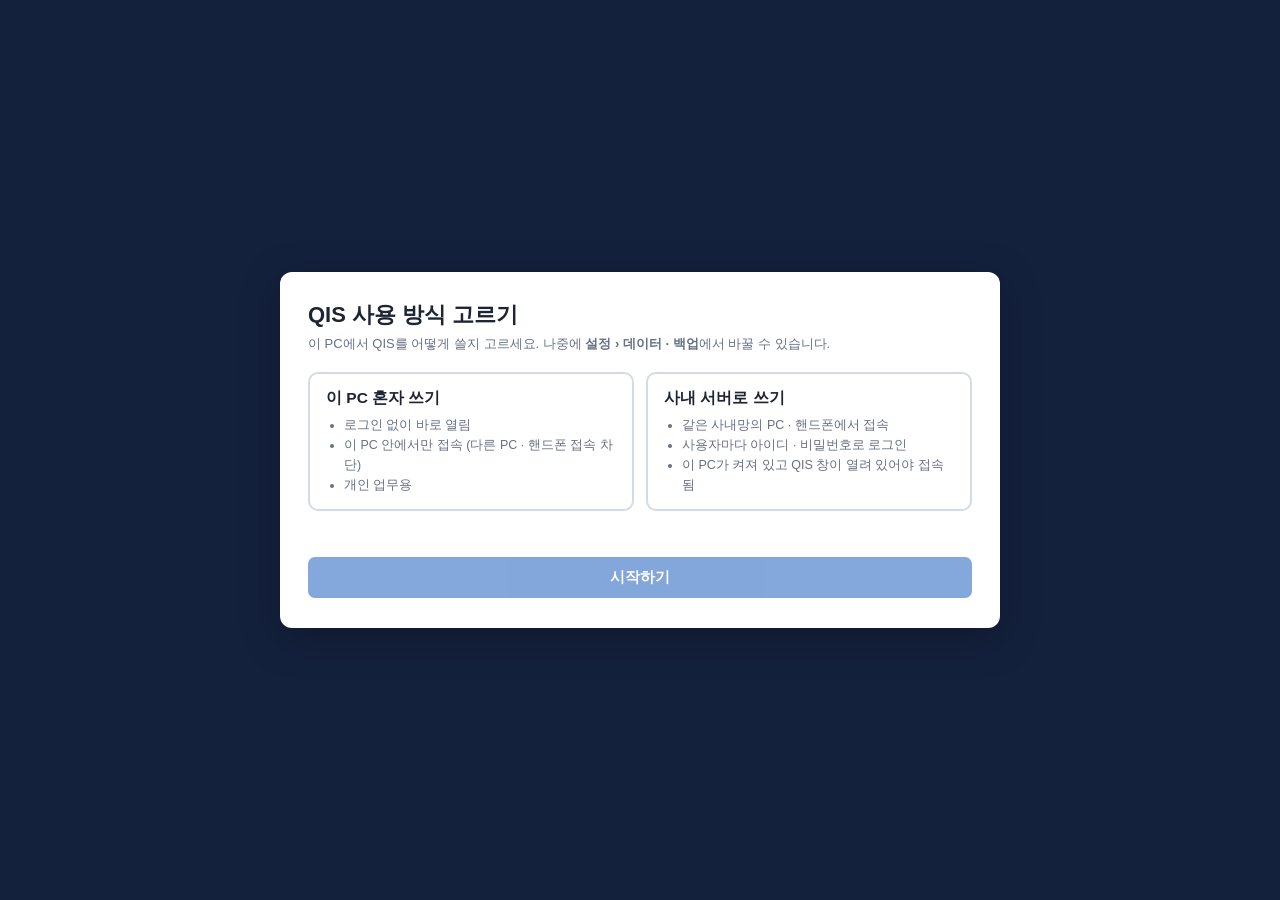
<file: qis/web/desktop_setup.html>
<!doctype html>
<html lang="ko">
<head>
<meta charset="utf-8">
<meta name="viewport" content="width=device-width,initial-scale=1">
<title>QIS 사용 방식</title>
<link rel="icon" type="image/png" href="/icons/favicon-32.png">
<style>
:root{--ink:#1d2433;--sub:#667085;--line:#d5dbe5;--pri:#1f5fbf;--bad:#c0392b;--bg:#f3f5f9}
*{box-sizing:border-box}
body{margin:0;min-height:100vh;background:#14213d;font-family:'Malgun Gothic','맑은 고딕','Apple SD Gothic Neo',sans-serif;color:var(--ink);display:flex;align-items:center;justify-content:center;padding:24px 16px}
.wrap{background:#fff;border-radius:12px;padding:28px 28px 22px;width:min(720px,100%);box-shadow:0 10px 40px rgba(0,0,0,.25)}
h1{margin:0 0 4px;font-size:22px}
p.sub{margin:0 0 18px;color:var(--sub);font-size:13px;line-height:1.55}
.opts{display:grid;grid-template-columns:1fr 1fr;gap:12px}
@media(max-width:620px){.opts{grid-template-columns:1fr}}
.opt{border:2px solid var(--line);border-radius:10px;padding:14px 16px;cursor:pointer;background:#fff;text-align:left;font:inherit;color:inherit}
.opt:hover{border-color:#9fb8e0}
.opt.on{border-color:var(--pri);background:#f2f7ff}
.opt b{font-size:15.5px;display:block;margin-bottom:6px}
.opt ul{margin:0;padding-left:18px;color:var(--sub);font-size:12.5px;line-height:1.6}
.cur{font-size:11px;color:#fff;background:var(--pri);border-radius:9px;padding:1px 7px;margin-left:6px;vertical-align:2px}
.form{margin-top:16px;border-top:1px solid var(--line);padding-top:14px;display:none}
.form.on{display:block}
label{display:block;font-size:12.5px;color:var(--sub);margin:10px 0 4px}
input[type=text],input[type=password],input[type=number]{width:100%;padding:9px 10px;border:1px solid var(--line);border-radius:7px;font:inherit;font-size:14px}
.row{display:grid;grid-template-columns:1fr 1fr;gap:10px}
.chk{display:flex;gap:8px;align-items:center;font-size:13px;margin-top:10px}
.note{font-size:12.5px;color:var(--sub);line-height:1.55;background:var(--bg);border-radius:7px;padding:9px 11px;margin-top:12px}
.btns{display:flex;gap:8px;margin-top:18px}
button.go{flex:1;padding:11px;border:0;border-radius:7px;background:var(--pri);color:#fff;font:inherit;font-size:14.5px;font-weight:600;cursor:pointer}
button.go:disabled{opacity:.55;cursor:default}
button.cancel{padding:11px 16px;border:1px solid var(--line);border-radius:7px;background:#fff;font:inherit;cursor:pointer}
.err{color:var(--bad);font-size:13px;min-height:18px;margin-top:10px;white-space:pre-line}
.foot{font-size:11.5px;color:var(--sub);margin-top:8px}
</style>
</head>
<body>
<div class="wrap">
  <h1 id="ttl">QIS 사용 방식 고르기</h1>
  <p class="sub" id="lead">이 PC에서 QIS를 어떻게 쓸지 고르세요. 나중에 <b>설정 › 데이터 · 백업</b>에서 바꿀 수 있습니다.</p>
  <div class="opts">
    <button type="button" class="opt" data-m="solo"><b>이 PC 혼자 쓰기<span class="cur" hidden>지금</span></b>
      <ul><li>로그인 없이 바로 열림</li><li>이 PC 안에서만 접속 (다른 PC · 핸드폰 접속 차단)</li><li>개인 업무용</li></ul></button>
    <button type="button" class="opt" data-m="server"><b>사내 서버로 쓰기<span class="cur" hidden>지금</span></b>
      <ul><li>같은 사내망의 PC · 핸드폰에서 접속</li><li>사용자마다 아이디 · 비밀번호로 로그인</li><li>이 PC가 켜져 있고 QIS 창이 열려 있어야 접속됨</li></ul></button>
  </div>

  <div class="form" id="f-solo">
    <label for="nm">내 이름 (기록의 담당자 · 작성자로 표시)</label>
    <input type="text" id="nm" maxlength="40">
  </div>

  <div class="form" id="f-server">
    <div id="useExistingRow" class="chk" hidden><input type="checkbox" id="useEx"><label for="useEx" style="margin:0;color:var(--ink)">지금 있는 관리자 계정으로 로그인 (<span id="exNames"></span>)</label></div>
    <div id="newAdmin">
      <p class="sub" style="margin:8px 0 0">로그인할 <b>관리자 계정</b>을 만듭니다. 이 계정으로 로그인해 팀원 계정을 추가합니다.</p>
      <div class="row"><div><label for="au">관리자 아이디</label><input type="text" id="au" value="admin" autocomplete="off"></div>
        <div><label for="an">이름</label><input type="text" id="an" autocomplete="off"></div></div>
      <div class="row"><div><label for="ap">비밀번호 (8자 이상, 영문+숫자)</label><input type="password" id="ap" autocomplete="new-password"></div>
        <div><label for="ap2">비밀번호 한 번 더</label><input type="password" id="ap2" autocomplete="new-password"></div></div>
    </div>
    <label for="pt">접속 포트</label>
    <input type="number" id="pt" min="1024" max="65535" style="max-width:160px">
    <div class="note">켜면 접속 주소(예: <code>http://이PC이름:8080</code>)를 <b>설정 › 데이터 · 백업</b>에 보여 줍니다.
      <span id="winNote">Windows가 <b>방화벽 허용</b>을 물으면 ‘개인 네트워크’를 허용하세요.</span></div>
  </div>

  <div class="err" id="e" role="alert"></div>
  <div class="btns"><button type="button" class="cancel" id="cancel" hidden>취소</button><button type="button" class="go" id="go" disabled>시작하기</button></div>
  <div class="foot" id="foot"></div>
</div>
<script>
const I=JSON.parse(document.getElementById('qisSetup').textContent);
const $=id=>document.getElementById(id);let mode='';
if(I.mode){$('ttl').textContent='QIS 사용 방식 바꾸기';$('lead').innerHTML='지금: <b>'+(I.mode==='solo'?'이 PC 혼자 쓰기':'사내 서버로 쓰기')+'</b>. 바꾸면 QIS가 잠깐 다시 시작됩니다. 데이터는 그대로입니다.';$('cancel').hidden=false;
  document.querySelector(`.opt[data-m="${I.mode}"] .cur`).hidden=false}
$('nm').value=I.localName||I.osUser||'';$('pt').value=I.port||8080;
if(I.admins&&I.admins.length){$('useExistingRow').hidden=false;$('useEx').checked=true;$('exNames').textContent=I.admins.map(a=>a.name+' · '+a.username).join(', ');$('newAdmin').hidden=true}
$('useEx').onchange=()=>{$('newAdmin').hidden=$('useEx').checked};
$('foot').textContent='QIS '+I.version+' · 데이터 폴더: '+I.dataDir;
if(!/Win/i.test(navigator.platform||navigator.userAgent))$('winNote').hidden=true;
document.querySelectorAll('.opt').forEach(b=>b.onclick=()=>{mode=b.dataset.m;document.querySelectorAll('.opt').forEach(x=>x.classList.toggle('on',x===b));
  $('f-solo').classList.toggle('on',mode==='solo');$('f-server').classList.toggle('on',mode==='server');$('go').disabled=false;$('e').textContent='';
  $('go').textContent=I.mode?(mode===I.mode?'저장':'바꾸기'):'시작하기'});
$('cancel').onclick=()=>{location.href='/'};
$('go').onclick=async()=>{
  const body={mode};
  if(mode==='solo')body.name=$('nm').value.trim();
  else{body.port=$('pt').value;if(!(I.admins&&I.admins.length&&$('useEx').checked))body.admin={username:$('au').value.trim(),name:$('an').value.trim(),password:$('ap').value,password2:$('ap2').value}}
  $('go').disabled=true;$('e').textContent='';
  try{
    const r=await fetch('/api/desktop/setup',{method:'POST',credentials:'same-origin',headers:{'Content-Type':'application/json','X-QIS':'1'},body:JSON.stringify(body)});
    const j=await r.json().catch(()=>({}));
    if(!r.ok){$('e').textContent=j.message||('오류 '+r.status);$('go').disabled=false;return}
    if(j.restart){document.querySelector('.wrap').innerHTML='<h1>다시 시작하는 중…</h1><p class="sub">잠시 뒤 QIS가 새 방식으로 열립니다.'+(mode==='server'?' 방금 정한 관리자 계정으로 로그인하세요.':'')+'</p>';return}
    location.href=j.next||'/';
  }catch(err){$('e').textContent='QIS에 연결할 수 없습니다';$('go').disabled=false}
};
</script>
</body>
</html>
</file>
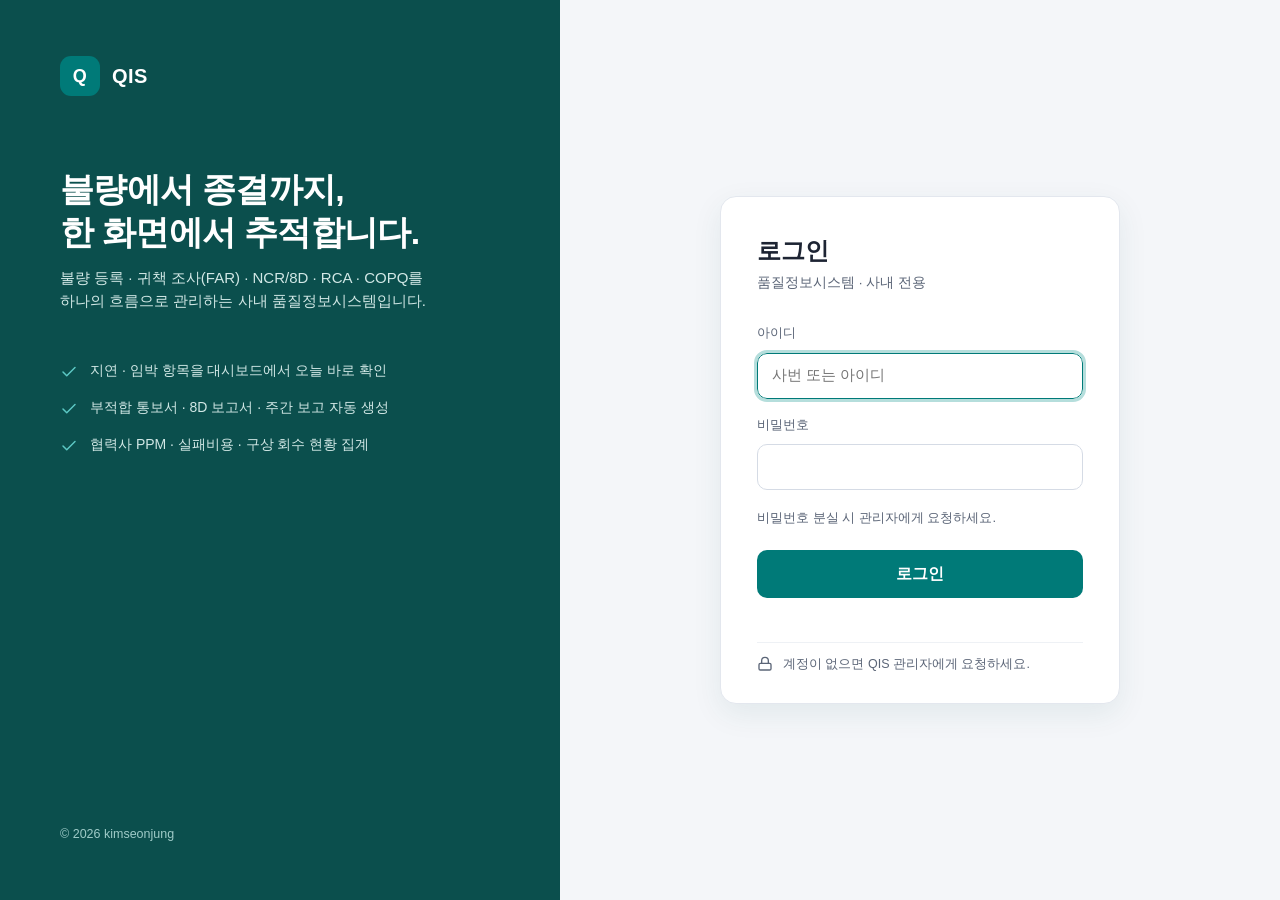
<file: qis/web/login.html>
<!doctype html>
<html lang="ko">
<head>
<meta charset="utf-8">
<meta name="viewport" content="width=device-width,initial-scale=1">
<title>QIS 로그인</title>
<link rel="icon" type="image/png" href="/icons/favicon-32.png">
<style>
/* 2026-11 디자인 리뉴얼 — 왼쪽 브랜드 패널 + 오른쪽 로그인 카드 (900px 미만은 카드만 가운데) */
:root{--ink:#1D2433;--sub:#5B6577;--line:#D5DBE5;--pri:#007A78;--pri-d:#005F5D;--ring:#B5DEDC;--bad:#A62A1A;--nav:#0B4F4D;--bg:#F4F6F9}
*{box-sizing:border-box}
html,body{height:100%}
body{margin:0;min-height:100vh;display:flex;align-items:center;justify-content:center;background:var(--nav);font-family:"IBM Plex Sans KR","Malgun Gothic","맑은 고딕","Apple SD Gothic Neo",sans-serif;color:var(--ink);line-height:1.5}
.wrap{display:flex;width:100%;min-height:100vh}
.brand{flex:0 0 44%;max-width:560px;padding:56px 60px;color:#fff;display:flex;flex-direction:column}
.logo{display:flex;align-items:center;gap:12px;font-weight:700;font-size:20px;letter-spacing:.02em}
.logo i{display:inline-flex;align-items:center;justify-content:center;width:40px;height:40px;border-radius:11px;background:var(--pri);font-style:normal;font-size:18px}
.brand h2{margin:72px 0 0;font-size:34px;font-weight:700;line-height:1.25;letter-spacing:-.02em;word-break:keep-all}
.brand p{margin:14px 0 0;font-size:15px;color:#D2E8E6;max-width:400px;word-break:keep-all}
.brand ul{list-style:none;margin:48px 0 0;padding:0;display:flex;flex-direction:column;gap:16px}
.brand li{display:grid;grid-template-columns:auto minmax(0,1fr);gap:12px;align-items:start;font-size:14px;color:#D2E8E6;word-break:keep-all}
.brand li svg{margin-top:3px}
.brand .copy{margin-top:auto;padding-top:40px;font-size:12.5px;color:#9FCBC8}
.pane{flex:1;display:flex;align-items:center;justify-content:center;padding:40px 24px;background:var(--bg)}
.card{background:#fff;border:1px solid #E3E7EE;border-radius:16px;padding:36px 36px 30px;width:min(400px,100%);box-shadow:0 10px 30px rgba(11,79,77,.08);display:flex;flex-direction:column;gap:4px}
h1{margin:0;font-size:24px;letter-spacing:-.01em}
p.sub{margin:0 0 14px;color:var(--sub);font-size:13.5px}
label{display:block;font-size:13px;font-weight:500;color:var(--sub);margin:12px 0 6px}
input{width:100%;min-height:46px;padding:0 14px;border:1px solid var(--line);border-radius:10px;font:inherit;font-size:15px;color:var(--ink);background:#fff}
input:focus{outline:3px solid var(--ring);border-color:var(--pri)}
.opt{display:flex;align-items:center;justify-content:space-between;gap:10px;flex-wrap:wrap;margin-top:14px;font-size:13px;color:var(--sub)}
.opt label{display:inline-flex;align-items:center;gap:8px;margin:0;font-weight:400}
.opt input{width:16px;height:16px;min-height:0;padding:0;accent-color:var(--pri)}
button{width:100%;margin-top:18px;min-height:48px;padding:0 14px;border:0;border-radius:10px;background:var(--pri);color:#fff;font:inherit;font-size:15.5px;font-weight:600;cursor:pointer}
button:hover{background:var(--pri-d)}
button:disabled{opacity:.6;cursor:default}
.err{color:var(--bad);font-size:13px;min-height:20px;margin-top:10px}
.foot{display:flex;align-items:center;gap:10px;margin-top:6px;padding-top:12px;border-top:1px solid #EEF1F5;font-size:12.5px;color:var(--sub);line-height:1.5}
@media(max-width:900px){
  .brand{display:none}
  .pane{background:transparent}
  .card{box-shadow:0 18px 50px rgba(0,0,0,.28);border:0}
}
/* 다른 창에서 다시 로그인한 뒤 본문이 카드 하나로 바뀌는 경우 (스크립트에서 body 교체) */
body>.card{margin:auto}
</style>
</head>
<body>
<div class="wrap">
  <aside class="brand" aria-label="QIS 소개">
    <div class="logo"><i aria-hidden="true">Q</i>QIS</div>
    <h2>불량에서 종결까지,<br>한 화면에서 추적합니다.</h2>
    <p>불량 등록 · 귀책 조사(FAR) · NCR/8D · RCA · COPQ를 하나의 흐름으로 관리하는 사내 품질정보시스템입니다.</p>
    <ul>
      <li><svg width="18" height="18" viewBox="0 0 24 24" fill="none" stroke="#5CC8C4" stroke-width="2" stroke-linecap="round" stroke-linejoin="round" aria-hidden="true"><path d="M20 6 9 17l-5-5"/></svg><span>지연 · 임박 항목을 대시보드에서 오늘 바로 확인</span></li>
      <li><svg width="18" height="18" viewBox="0 0 24 24" fill="none" stroke="#5CC8C4" stroke-width="2" stroke-linecap="round" stroke-linejoin="round" aria-hidden="true"><path d="M20 6 9 17l-5-5"/></svg><span>부적합 통보서 · 8D 보고서 · 주간 보고 자동 생성</span></li>
      <li><svg width="18" height="18" viewBox="0 0 24 24" fill="none" stroke="#5CC8C4" stroke-width="2" stroke-linecap="round" stroke-linejoin="round" aria-hidden="true"><path d="M20 6 9 17l-5-5"/></svg><span>협력사 PPM · 실패비용 · 구상 회수 현황 집계</span></li>
    </ul>
    <div class="copy">© 2026 kimseonjung</div>
  </aside>
  <main class="pane">
    <form class="card" id="f" autocomplete="on">
      <h1>로그인</h1>
      <p class="sub">품질정보시스템 · 사내 전용</p>
      <label for="u">아이디</label>
      <input id="u" name="username" autocomplete="username" required autofocus placeholder="사번 또는 아이디">
      <label for="p">비밀번호</label>
      <input id="p" name="password" type="password" autocomplete="current-password" required>
      <div class="opt"><span>비밀번호 분실 시 관리자에게 요청하세요.</span></div>
      <button id="b" type="submit">로그인</button>
      <div class="err" id="e" role="alert"></div>
      <div class="foot"><svg width="16" height="16" viewBox="0 0 24 24" fill="none" stroke="currentColor" stroke-width="2" stroke-linecap="round" stroke-linejoin="round" aria-hidden="true"><rect x="3" y="11" width="18" height="10" rx="2"/><path d="M7 11V7a5 5 0 0 1 10 0v4"/></svg><span>계정이 없으면 QIS 관리자에게 요청하세요.</span></div>
    </form>
  </main>
</div>
<script>
document.getElementById('f').addEventListener('submit',async ev=>{
  ev.preventDefault();
  const b=document.getElementById('b'),e=document.getElementById('e');b.disabled=true;e.textContent='';
  try{
    const r=await fetch('/api/login',{method:'POST',headers:{'Content-Type':'application/json','X-QIS':'1'},credentials:'same-origin',
      body:JSON.stringify({username:document.getElementById('u').value,password:document.getElementById('p').value})});
    const j=await r.json().catch(()=>({}));
    if(!r.ok){e.textContent=j.message||'로그인하지 못했습니다';b.disabled=false;document.getElementById('p').select();return}
    // 다른 창에서 로그인이 만료되어 다시 로그인한 경우: 이 창만 닫으면 됨
    if(window.name==='qisLogin'&&window.opener){document.body.innerHTML='<div class="card"><h1>로그인했습니다</h1><p class="sub">이 창을 닫고 원래 QIS 창으로 돌아가세요. 저장하지 못했던 변경은 자동으로 저장됩니다.</p></div>';return}
    location.href=j.user&&j.user.mustChange?'/account?first=1':'/';
  }catch(err){e.textContent='서버에 연결할 수 없습니다';b.disabled=false}
});
</script>
</body>
</html>
</file>
